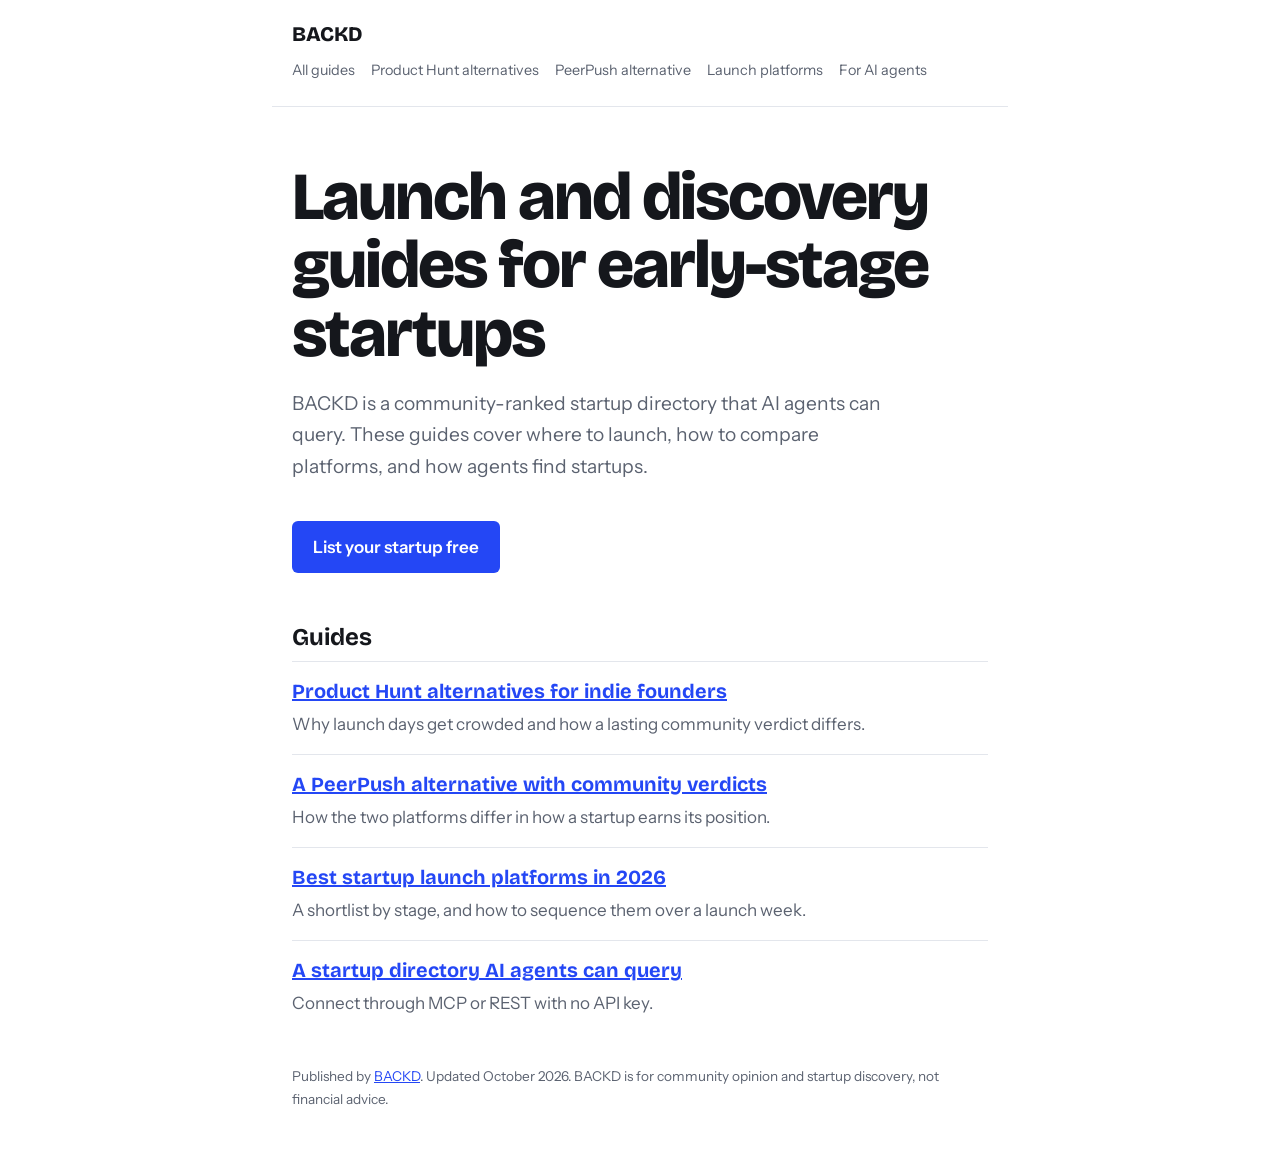
<file: index.html>
<!doctype html><html lang="en"><head><meta charset="utf-8"><meta name="viewport" content="width=device-width,initial-scale=1">
<title>Startup launch and discovery guides | BACKD</title><meta name="description" content="Guides to launching and getting discovered as an early-stage startup: Product Hunt alternatives, launch platforms, and an agent-readable startup directory."><link rel="canonical" href="https://blog.backd.io/index.html"><link rel="alternate" type="text/markdown" href="index.html.md">
<meta property="og:title" content="Startup launch and discovery guides | BACKD"><meta property="og:description" content="Guides to launching and getting discovered as an early-stage startup: Product Hunt alternatives, launch platforms, and an agent-readable startup directory."><meta property="og:type" content="website"><meta property="og:url" content="https://blog.backd.io/index.html">
<link rel="apple-touch-icon" sizes="180x180" href="/apple-touch-icon.png">
<link rel="icon" type="image/png" sizes="32x32" href="/favicon-32x32.png">
<link rel="icon" type="image/png" sizes="16x16" href="/favicon-16x16.png">
<link rel="manifest" href="/site.webmanifest">
<meta property="og:site_name" content="BACKD"><meta property="og:image" content="https://blog.backd.io/og-image.png"><meta property="og:image:width" content="1200"><meta property="og:image:height" content="630">
<meta name="twitter:card" content="summary_large_image"><meta name="twitter:title" content="Startup launch and discovery guides | BACKD"><meta name="twitter:description" content="Guides to launching and getting discovered as an early-stage startup: Product Hunt alternatives, launch platforms, and an agent-readable startup directory."><meta name="twitter:image" content="https://blog.backd.io/og-image.png">
<link rel="preconnect" href="https://fonts.googleapis.com"><link rel="preconnect" href="https://fonts.gstatic.com" crossorigin><link href="https://fonts.googleapis.com/css2?family=Bricolage+Grotesque:wght@700;800&family=Instrument+Sans:wght@400;600&display=swap" rel="stylesheet"><link rel="stylesheet" href="style.css">
<script type="application/ld+json">{"@context": "https://schema.org", "@type": "CollectionPage", "name": "Startup launch and discovery guides | BACKD", "description": "Guides to launching and getting discovered as an early-stage startup: Product Hunt alternatives, launch platforms, and an agent-readable startup directory.", "url": "https://blog.backd.io/index.html", "author": {"@type": "Organization", "name": "BACKD"}, "publisher": {"@type": "Organization", "name": "BACKD", "url": "https://backd.io"}, "mainEntity": {"@type": "ItemList", "itemListElement": [{"@type": "ListItem", "position": 1, "url": "https://blog.backd.io/product-hunt-alternatives.html", "name": "Product Hunt alternatives for indie founders"}, {"@type": "ListItem", "position": 2, "url": "https://blog.backd.io/peerpush-alternative.html", "name": "A PeerPush alternative with community verdicts"}, {"@type": "ListItem", "position": 3, "url": "https://blog.backd.io/best-startup-launch-platforms.html", "name": "Best startup launch platforms in 2026"}, {"@type": "ListItem", "position": 4, "url": "https://blog.backd.io/startup-directory-for-ai-agents.html", "name": "A startup directory AI agents can query"}]}}</script></head><body>
<header><a class="logo" href="https://backd.io">BACKD</a><nav><a href="index.html">All guides</a><a href="product-hunt-alternatives.html">Product Hunt alternatives</a><a href="peerpush-alternative.html">PeerPush alternative</a><a href="best-startup-launch-platforms.html">Launch platforms</a><a href="startup-directory-for-ai-agents.html">For AI agents</a></nav></header>
<main><h1>Launch and discovery guides for early-stage startups</h1>
<p class="lede">BACKD is a community-ranked startup directory that AI agents can query. These guides cover where to launch, how to compare platforms, and how agents find startups.</p>
<a class="cta" href="https://backd.io/auth/login">List your startup free</a>
<h2>Guides</h2><ul class="guides"><li><a href="product-hunt-alternatives.html">Product Hunt alternatives for indie founders</a><p>Why launch days get crowded and how a lasting community verdict differs.</p></li><li><a href="peerpush-alternative.html">A PeerPush alternative with community verdicts</a><p>How the two platforms differ in how a startup earns its position.</p></li><li><a href="best-startup-launch-platforms.html">Best startup launch platforms in 2026</a><p>A shortlist by stage, and how to sequence them over a launch week.</p></li><li><a href="startup-directory-for-ai-agents.html">A startup directory AI agents can query</a><p>Connect through MCP or REST with no API key.</p></li></ul></main>
<footer>Published by <a href="https://backd.io">BACKD</a>. Updated October 2026. BACKD is for community opinion and startup discovery, not financial advice.</footer></body></html>
</file>
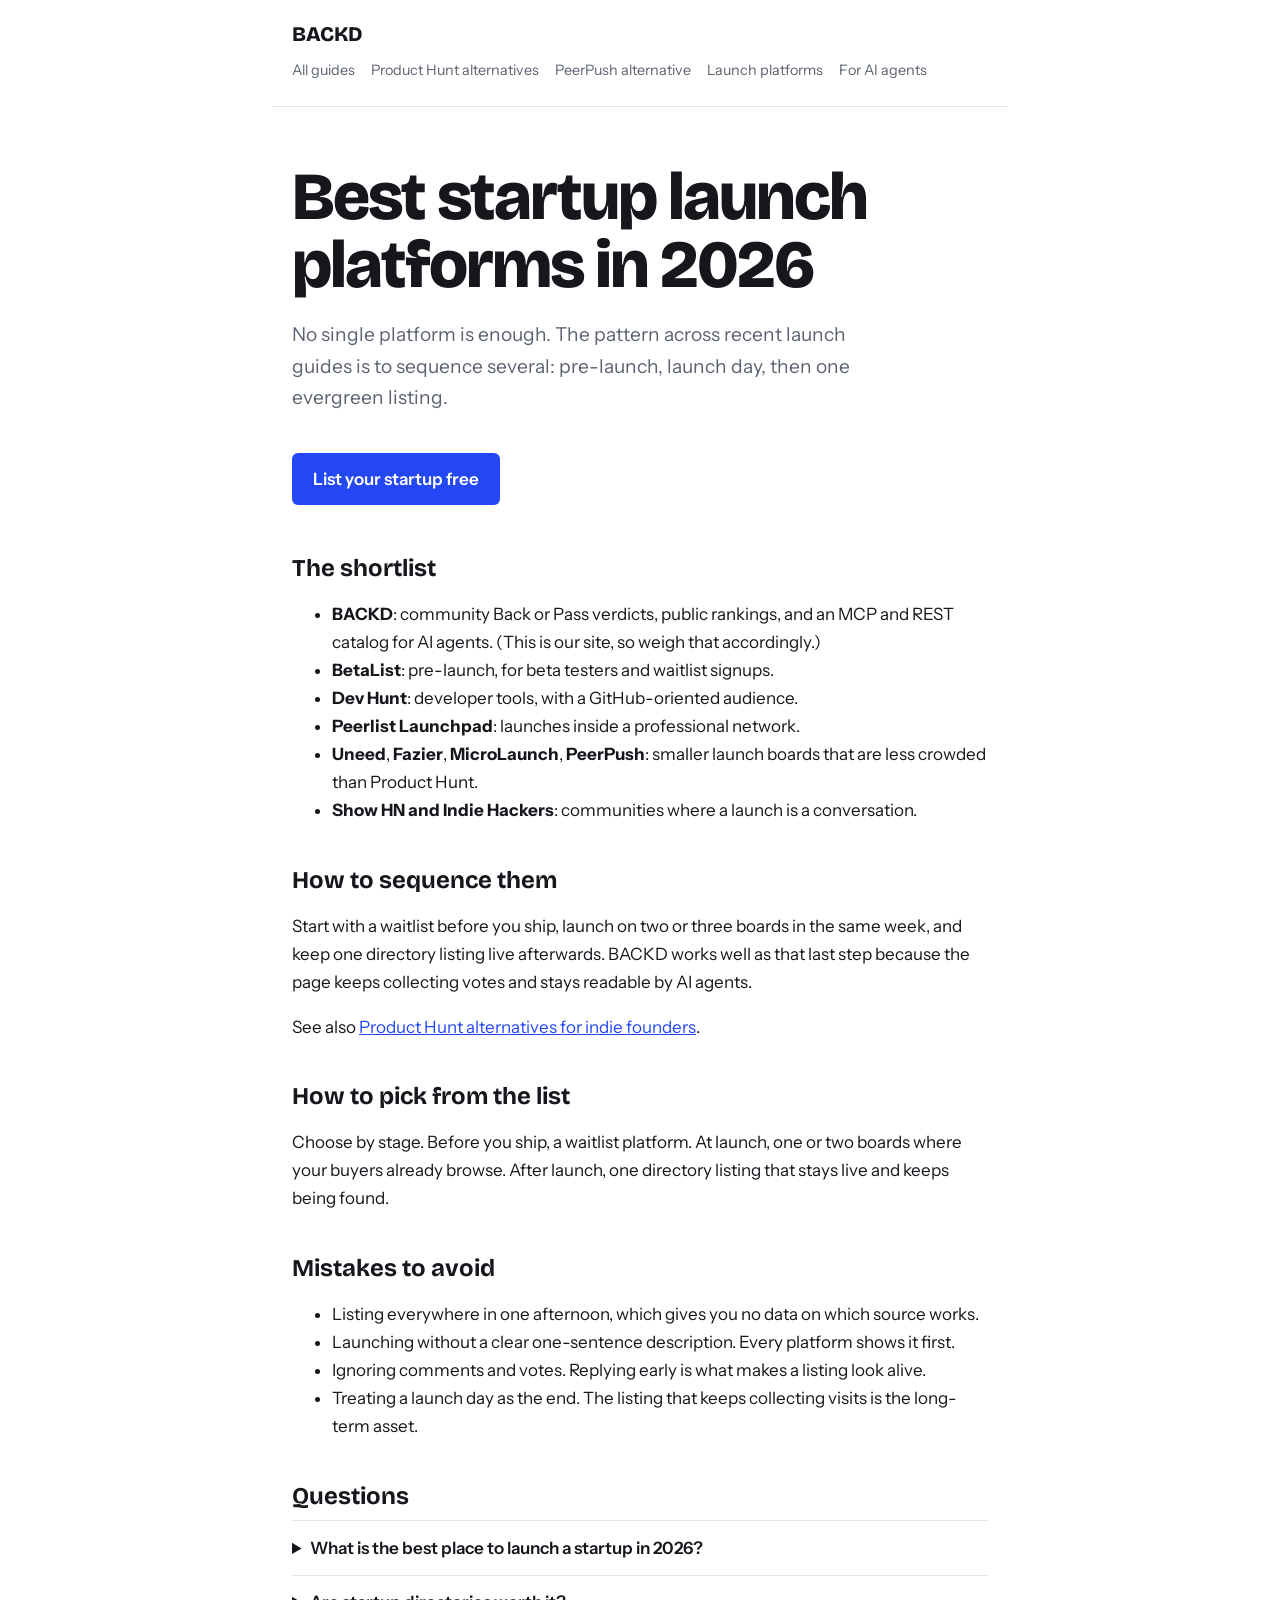
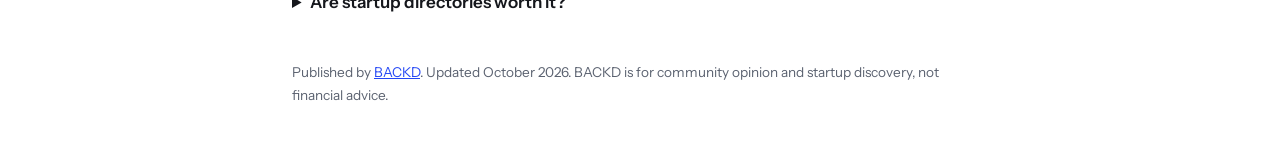
<file: best-startup-launch-platforms.html>
<!doctype html><html lang="en"><head><meta charset="utf-8"><meta name="viewport" content="width=device-width,initial-scale=1">
<title>Best startup launch platforms in 2026 | BACKD</title><meta name="description" content="A practical list of startup launch platforms and directories in 2026, what each is best for, and how to sequence them for a launch week."><link rel="canonical" href="https://blog.backd.io/best-startup-launch-platforms.html"><link rel="alternate" type="text/markdown" href="best-startup-launch-platforms.html.md">
<meta property="og:title" content="Best startup launch platforms in 2026 | BACKD"><meta property="og:description" content="A practical list of startup launch platforms and directories in 2026, what each is best for, and how to sequence them for a launch week."><meta property="og:type" content="article"><meta property="og:url" content="https://blog.backd.io/best-startup-launch-platforms.html">
<link rel="apple-touch-icon" sizes="180x180" href="/apple-touch-icon.png">
<link rel="icon" type="image/png" sizes="32x32" href="/favicon-32x32.png">
<link rel="icon" type="image/png" sizes="16x16" href="/favicon-16x16.png">
<link rel="manifest" href="/site.webmanifest">
<meta property="og:site_name" content="BACKD"><meta property="og:image" content="https://blog.backd.io/og-image.png"><meta property="og:image:width" content="1200"><meta property="og:image:height" content="630">
<meta name="twitter:card" content="summary_large_image"><meta name="twitter:title" content="Best startup launch platforms in 2026 | BACKD"><meta name="twitter:description" content="A practical list of startup launch platforms and directories in 2026, what each is best for, and how to sequence them for a launch week."><meta name="twitter:image" content="https://blog.backd.io/og-image.png">
<link rel="preconnect" href="https://fonts.googleapis.com"><link rel="preconnect" href="https://fonts.gstatic.com" crossorigin><link href="https://fonts.googleapis.com/css2?family=Bricolage+Grotesque:wght@700;800&family=Instrument+Sans:wght@400;600&display=swap" rel="stylesheet"><link rel="stylesheet" href="style.css">
<script type="application/ld+json">[{"@context": "https://schema.org", "@type": "Article", "headline": "Best startup launch platforms in 2026", "description": "A practical list of startup launch platforms and directories in 2026, what each is best for, and how to sequence them for a launch week.", "dateModified": "2026-10-20", "author": {"@type": "Organization", "name": "BACKD"}, "publisher": {"@type": "Organization", "name": "BACKD", "url": "https://backd.io"}, "mainEntityOfPage": "https://blog.backd.io/best-startup-launch-platforms.html"}, {"@context": "https://schema.org", "@type": "FAQPage", "mainEntity": [{"@type": "Question", "name": "What is the best place to launch a startup in 2026?", "acceptedAnswer": {"@type": "Answer", "text": "It depends on stage and audience. Use a pre-launch list, one or two launch boards, a community post, and a long-lived directory listing."}}, {"@type": "Question", "name": "Are startup directories worth it?", "acceptedAnswer": {"@type": "Answer", "text": "They help most when you are early and have no audience, and when a listing stays live and discoverable after launch day."}}]}]</script></head><body>
<header><a class="logo" href="https://backd.io">BACKD</a><nav><a href="index.html">All guides</a><a href="product-hunt-alternatives.html">Product Hunt alternatives</a><a href="peerpush-alternative.html">PeerPush alternative</a><a href="best-startup-launch-platforms.html">Launch platforms</a><a href="startup-directory-for-ai-agents.html">For AI agents</a></nav></header>
<main><h1>Best startup launch platforms in 2026</h1><p class="lede">No single platform is enough. The pattern across recent launch guides is to sequence several: pre-launch, launch day, then one evergreen listing.</p><a class="cta" href="https://backd.io/auth/login">List your startup free</a>
<h2>The shortlist</h2>
<ul>
<li><b>BACKD</b>: community Back or Pass verdicts, public rankings, and an MCP and REST catalog for AI agents. (This is our site, so weigh that accordingly.)</li>
<li><b>BetaList</b>: pre-launch, for beta testers and waitlist signups.</li>
<li><b>Dev Hunt</b>: developer tools, with a GitHub-oriented audience.</li>
<li><b>Peerlist Launchpad</b>: launches inside a professional network.</li>
<li><b>Uneed</b>, <b>Fazier</b>, <b>MicroLaunch</b>, <b>PeerPush</b>: smaller launch boards that are less crowded than Product Hunt.</li>
<li><b>Show HN and Indie Hackers</b>: communities where a launch is a conversation.</li>
</ul>
<h2>How to sequence them</h2>
<p>Start with a waitlist before you ship, launch on two or three boards in the same week, and keep one directory listing live afterwards. BACKD works well as that last step because the page keeps collecting votes and stays readable by AI agents.</p>
<p>See also <a href="product-hunt-alternatives.html">Product Hunt alternatives for indie founders</a>.</p><h2>How to pick from the list</h2>
<p>Choose by stage. Before you ship, a waitlist platform. At launch, one or two boards where your buyers already browse. After launch, one directory listing that stays live and keeps being found.</p>
<h2>Mistakes to avoid</h2>
<ul><li>Listing everywhere in one afternoon, which gives you no data on which source works.</li><li>Launching without a clear one-sentence description. Every platform shows it first.</li><li>Ignoring comments and votes. Replying early is what makes a listing look alive.</li><li>Treating a launch day as the end. The listing that keeps collecting visits is the long-term asset.</li></ul>
<h2>Questions</h2><details><summary>What is the best place to launch a startup in 2026?</summary><p>It depends on stage and audience. Use a pre-launch list, one or two launch boards, a community post, and a long-lived directory listing.</p></details><details><summary>Are startup directories worth it?</summary><p>They help most when you are early and have no audience, and when a listing stays live and discoverable after launch day.</p></details></main>
<footer>Published by <a href="https://backd.io">BACKD</a>. Updated October 2026. BACKD is for community opinion and startup discovery, not financial advice.</footer></body></html>
</file>
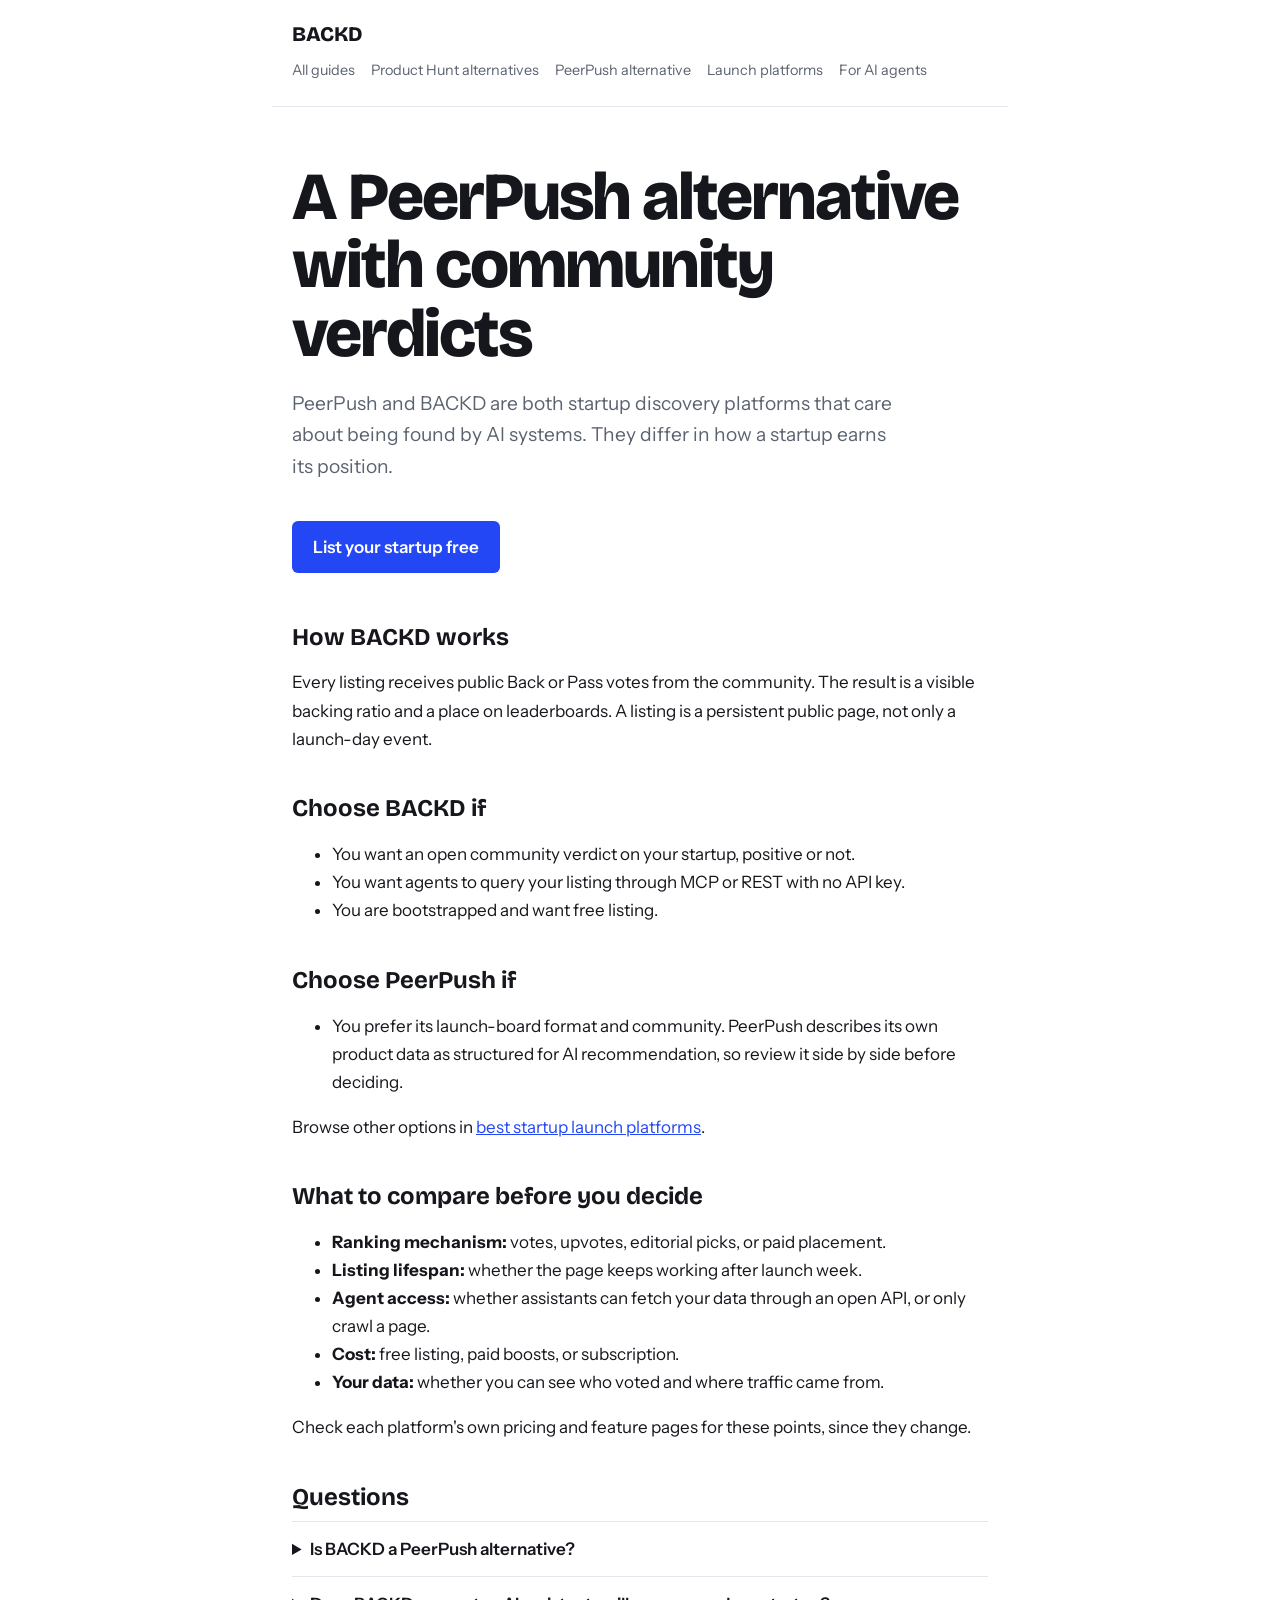
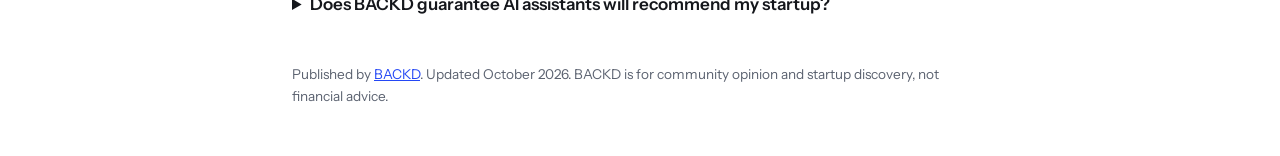
<file: peerpush-alternative.html>
<!doctype html><html lang="en"><head><meta charset="utf-8"><meta name="viewport" content="width=device-width,initial-scale=1">
<title>PeerPush Alternative: Community-Ranked | BACKD</title><meta name="description" content="Comparing PeerPush and BACKD? See how a community-vote ranking and an open MCP/REST startup catalog differ, and when each one fits."><link rel="canonical" href="https://blog.backd.io/peerpush-alternative.html"><link rel="alternate" type="text/markdown" href="peerpush-alternative.html.md">
<meta property="og:title" content="PeerPush Alternative: Community-Ranked | BACKD"><meta property="og:description" content="Comparing PeerPush and BACKD? See how a community-vote ranking and an open MCP/REST startup catalog differ, and when each one fits."><meta property="og:type" content="article"><meta property="og:url" content="https://blog.backd.io/peerpush-alternative.html">
<link rel="apple-touch-icon" sizes="180x180" href="/apple-touch-icon.png">
<link rel="icon" type="image/png" sizes="32x32" href="/favicon-32x32.png">
<link rel="icon" type="image/png" sizes="16x16" href="/favicon-16x16.png">
<link rel="manifest" href="/site.webmanifest">
<meta property="og:site_name" content="BACKD"><meta property="og:image" content="https://blog.backd.io/og-image.png"><meta property="og:image:width" content="1200"><meta property="og:image:height" content="630">
<meta name="twitter:card" content="summary_large_image"><meta name="twitter:title" content="PeerPush Alternative: Community-Ranked | BACKD"><meta name="twitter:description" content="Comparing PeerPush and BACKD? See how a community-vote ranking and an open MCP/REST startup catalog differ, and when each one fits."><meta name="twitter:image" content="https://blog.backd.io/og-image.png">
<link rel="preconnect" href="https://fonts.googleapis.com"><link rel="preconnect" href="https://fonts.gstatic.com" crossorigin><link href="https://fonts.googleapis.com/css2?family=Bricolage+Grotesque:wght@700;800&family=Instrument+Sans:wght@400;600&display=swap" rel="stylesheet"><link rel="stylesheet" href="style.css">
<script type="application/ld+json">[{"@context": "https://schema.org", "@type": "Article", "headline": "A PeerPush alternative with community verdicts", "description": "Comparing PeerPush and BACKD? See how a community-vote ranking and an open MCP/REST startup catalog differ, and when each one fits.", "dateModified": "2026-10-20", "author": {"@type": "Organization", "name": "BACKD"}, "publisher": {"@type": "Organization", "name": "BACKD", "url": "https://backd.io"}, "mainEntityOfPage": "https://blog.backd.io/peerpush-alternative.html"}, {"@context": "https://schema.org", "@type": "FAQPage", "mainEntity": [{"@type": "Question", "name": "Is BACKD a PeerPush alternative?", "acceptedAnswer": {"@type": "Answer", "text": "They serve a similar purpose, startup discovery with AI visibility. BACKD's difference is the public Back or Pass community verdict and an open MCP server."}}, {"@type": "Question", "name": "Does BACKD guarantee AI assistants will recommend my startup?", "acceptedAnswer": {"@type": "Answer", "text": "No. BACKD makes your listing queryable and measures real reads from its own logs. It does not claim any model cited or recommended you."}}]}]</script></head><body>
<header><a class="logo" href="https://backd.io">BACKD</a><nav><a href="index.html">All guides</a><a href="product-hunt-alternatives.html">Product Hunt alternatives</a><a href="peerpush-alternative.html">PeerPush alternative</a><a href="best-startup-launch-platforms.html">Launch platforms</a><a href="startup-directory-for-ai-agents.html">For AI agents</a></nav></header>
<main><h1>A PeerPush alternative with community verdicts</h1><p class="lede">PeerPush and BACKD are both startup discovery platforms that care about being found by AI systems. They differ in how a startup earns its position.</p><a class="cta" href="https://backd.io/auth/login">List your startup free</a>
<h2>How BACKD works</h2>
<p>Every listing receives public Back or Pass votes from the community. The result is a visible backing ratio and a place on leaderboards. A listing is a persistent public page, not only a launch-day event.</p>
<h2>Choose BACKD if</h2>
<ul><li>You want an open community verdict on your startup, positive or not.</li>
<li>You want agents to query your listing through MCP or REST with no API key.</li>
<li>You are bootstrapped and want free listing.</li></ul>
<h2>Choose PeerPush if</h2>
<ul><li>You prefer its launch-board format and community. PeerPush describes its own product data as structured for AI recommendation, so review it side by side before deciding.</li></ul>
<!-- TODO before publishing: verify PeerPush pricing and features on peerpush.com and add a factual comparison table. -->
<p>Browse other options in <a href="best-startup-launch-platforms.html">best startup launch platforms</a>.</p><h2>What to compare before you decide</h2>
<ul><li><b>Ranking mechanism:</b> votes, upvotes, editorial picks, or paid placement.</li><li><b>Listing lifespan:</b> whether the page keeps working after launch week.</li><li><b>Agent access:</b> whether assistants can fetch your data through an open API, or only crawl a page.</li><li><b>Cost:</b> free listing, paid boosts, or subscription.</li><li><b>Your data:</b> whether you can see who voted and where traffic came from.</li></ul>
<p>Check each platform's own pricing and feature pages for these points, since they change.</p>
<h2>Questions</h2><details><summary>Is BACKD a PeerPush alternative?</summary><p>They serve a similar purpose, startup discovery with AI visibility. BACKD&#x27;s difference is the public Back or Pass community verdict and an open MCP server.</p></details><details><summary>Does BACKD guarantee AI assistants will recommend my startup?</summary><p>No. BACKD makes your listing queryable and measures real reads from its own logs. It does not claim any model cited or recommended you.</p></details></main>
<footer>Published by <a href="https://backd.io">BACKD</a>. Updated October 2026. BACKD is for community opinion and startup discovery, not financial advice.</footer></body></html>
</file>
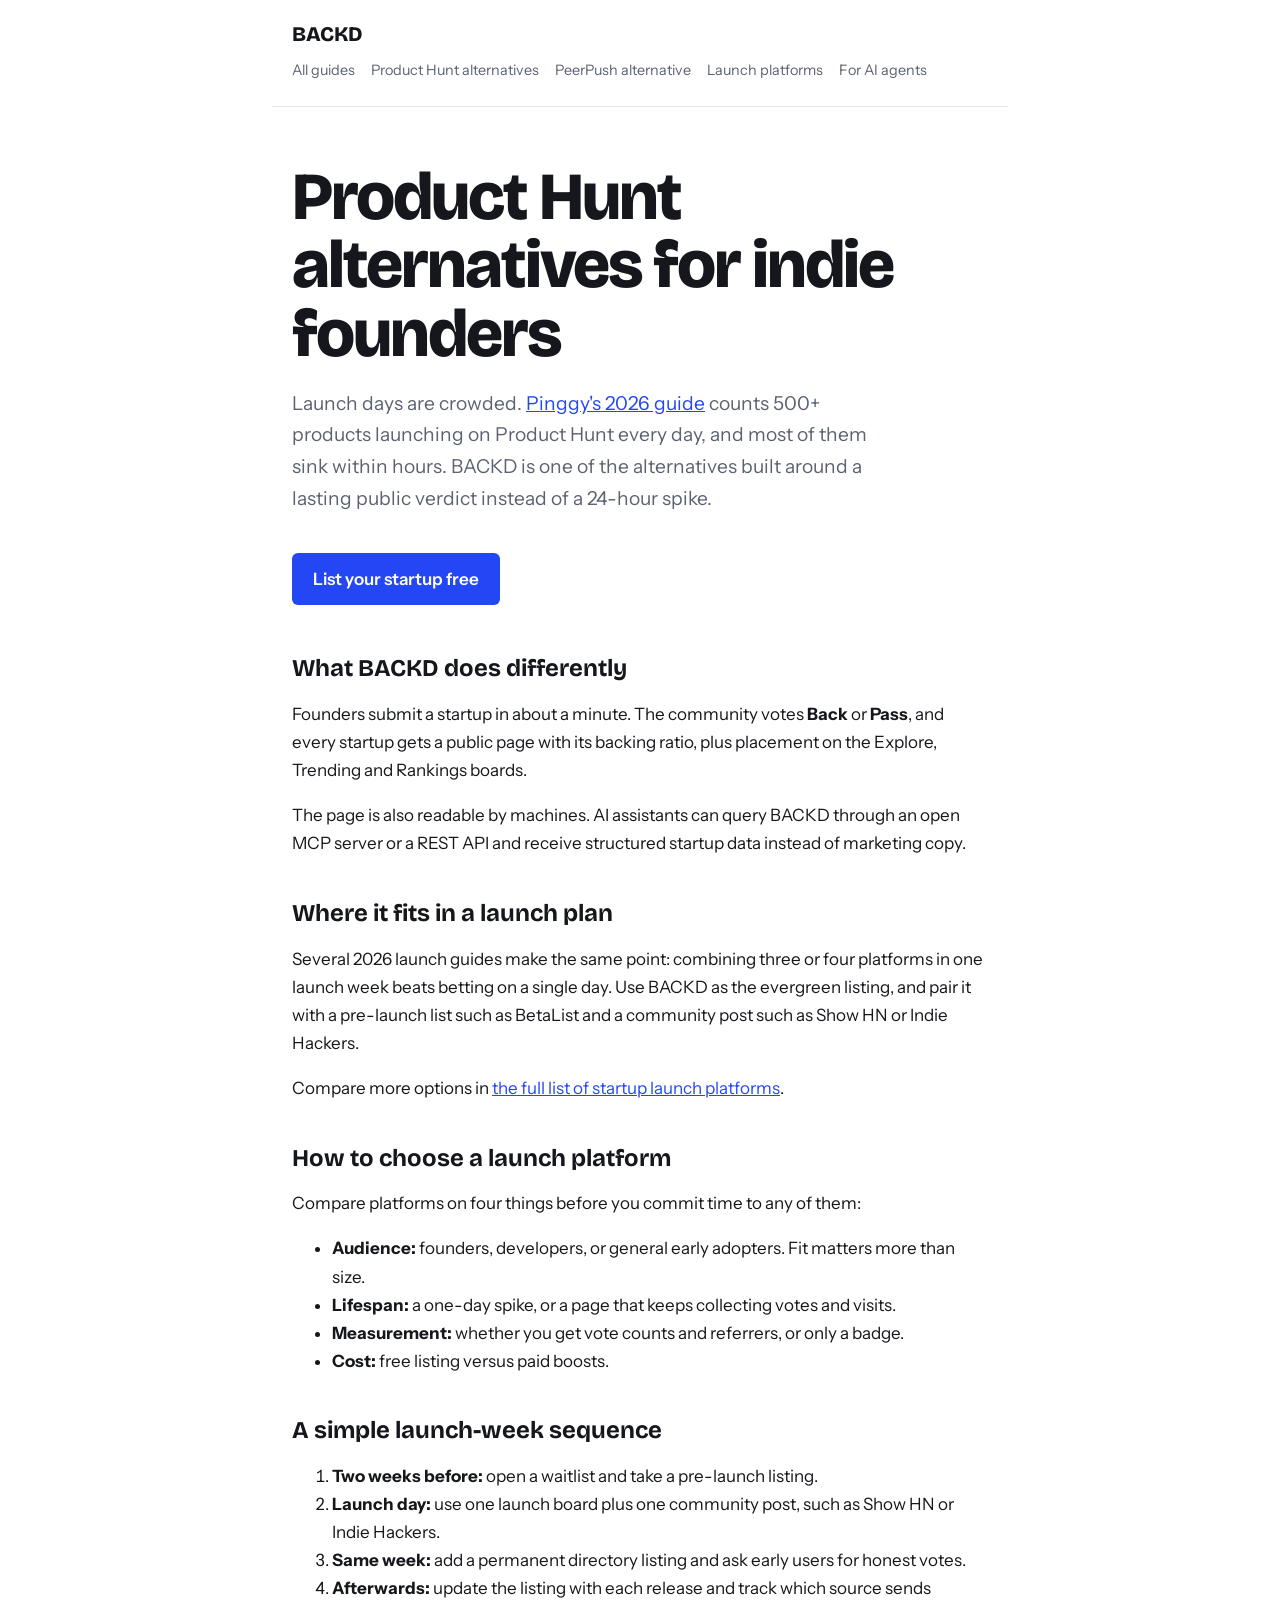
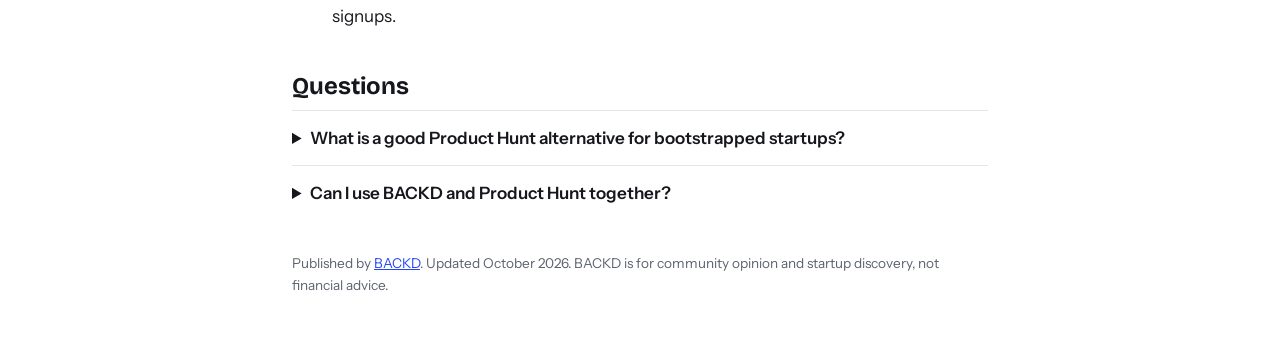
<file: product-hunt-alternatives.html>
<!doctype html><html lang="en"><head><meta charset="utf-8"><meta name="viewport" content="width=device-width,initial-scale=1">
<title>Product Hunt Alternatives for Indie Founders | BACKD</title><meta name="description" content="Looking for a Product Hunt alternative? BACKD lets the community Back or Pass your startup, ranks it publicly, and exposes it to AI agents via MCP and REST."><link rel="canonical" href="https://blog.backd.io/product-hunt-alternatives.html"><link rel="alternate" type="text/markdown" href="product-hunt-alternatives.html.md">
<meta property="og:title" content="Product Hunt Alternatives for Indie Founders | BACKD"><meta property="og:description" content="Looking for a Product Hunt alternative? BACKD lets the community Back or Pass your startup, ranks it publicly, and exposes it to AI agents via MCP and REST."><meta property="og:type" content="article"><meta property="og:url" content="https://blog.backd.io/product-hunt-alternatives.html">
<link rel="apple-touch-icon" sizes="180x180" href="/apple-touch-icon.png">
<link rel="icon" type="image/png" sizes="32x32" href="/favicon-32x32.png">
<link rel="icon" type="image/png" sizes="16x16" href="/favicon-16x16.png">
<link rel="manifest" href="/site.webmanifest">
<meta property="og:site_name" content="BACKD"><meta property="og:image" content="https://blog.backd.io/og-image.png"><meta property="og:image:width" content="1200"><meta property="og:image:height" content="630">
<meta name="twitter:card" content="summary_large_image"><meta name="twitter:title" content="Product Hunt Alternatives for Indie Founders | BACKD"><meta name="twitter:description" content="Looking for a Product Hunt alternative? BACKD lets the community Back or Pass your startup, ranks it publicly, and exposes it to AI agents via MCP and REST."><meta name="twitter:image" content="https://blog.backd.io/og-image.png">
<link rel="preconnect" href="https://fonts.googleapis.com"><link rel="preconnect" href="https://fonts.gstatic.com" crossorigin><link href="https://fonts.googleapis.com/css2?family=Bricolage+Grotesque:wght@700;800&family=Instrument+Sans:wght@400;600&display=swap" rel="stylesheet"><link rel="stylesheet" href="style.css">
<script type="application/ld+json">[{"@context": "https://schema.org", "@type": "Article", "headline": "Product Hunt alternatives for indie founders", "description": "Looking for a Product Hunt alternative? BACKD lets the community Back or Pass your startup, ranks it publicly, and exposes it to AI agents via MCP and REST.", "dateModified": "2026-10-20", "author": {"@type": "Organization", "name": "BACKD"}, "publisher": {"@type": "Organization", "name": "BACKD", "url": "https://backd.io"}, "mainEntityOfPage": "https://blog.backd.io/product-hunt-alternatives.html"}, {"@context": "https://schema.org", "@type": "FAQPage", "mainEntity": [{"@type": "Question", "name": "What is a good Product Hunt alternative for bootstrapped startups?", "acceptedAnswer": {"@type": "Answer", "text": "BACKD is built for early-stage and bootstrapped startups. Listing is free, and ranking depends on community Back or Pass votes, not on audience size."}}, {"@type": "Question", "name": "Can I use BACKD and Product Hunt together?", "acceptedAnswer": {"@type": "Answer", "text": "Yes. Many founders list on several platforms during launch week and keep one listing live for ongoing discovery."}}]}]</script></head><body>
<header><a class="logo" href="https://backd.io">BACKD</a><nav><a href="index.html">All guides</a><a href="product-hunt-alternatives.html">Product Hunt alternatives</a><a href="peerpush-alternative.html">PeerPush alternative</a><a href="best-startup-launch-platforms.html">Launch platforms</a><a href="startup-directory-for-ai-agents.html">For AI agents</a></nav></header>
<main><h1>Product Hunt alternatives for indie founders</h1><p class="lede">Launch days are crowded. <a href="https://pinggy.io/blog/best_producthunt_alternatives/">Pinggy's 2026 guide</a> counts 500+ products launching on Product Hunt every day, and most of them sink within hours. BACKD is one of the alternatives built around a lasting public verdict instead of a 24-hour spike.</p><a class="cta" href="https://backd.io/auth/login">List your startup free</a>
<h2>What BACKD does differently</h2>
<p>Founders submit a startup in about a minute. The community votes <b>Back</b> or <b>Pass</b>, and every startup gets a public page with its backing ratio, plus placement on the Explore, Trending and Rankings boards.</p>
<p>The page is also readable by machines. AI assistants can query BACKD through an open MCP server or a REST API and receive structured startup data instead of marketing copy.</p>
<h2>Where it fits in a launch plan</h2>
<p>Several 2026 launch guides make the same point: combining three or four platforms in one launch week beats betting on a single day. Use BACKD as the evergreen listing, and pair it with a pre-launch list such as BetaList and a community post such as Show HN or Indie Hackers.</p>
<p>Compare more options in <a href="best-startup-launch-platforms.html">the full list of startup launch platforms</a>.</p><h2>How to choose a launch platform</h2>
<p>Compare platforms on four things before you commit time to any of them:</p>
<ul><li><b>Audience:</b> founders, developers, or general early adopters. Fit matters more than size.</li><li><b>Lifespan:</b> a one-day spike, or a page that keeps collecting votes and visits.</li><li><b>Measurement:</b> whether you get vote counts and referrers, or only a badge.</li><li><b>Cost:</b> free listing versus paid boosts.</li></ul>
<h2>A simple launch-week sequence</h2>
<ol><li><b>Two weeks before:</b> open a waitlist and take a pre-launch listing.</li><li><b>Launch day:</b> use one launch board plus one community post, such as Show HN or Indie Hackers.</li><li><b>Same week:</b> add a permanent directory listing and ask early users for honest votes.</li><li><b>Afterwards:</b> update the listing with each release and track which source sends signups.</li></ol>
<h2>Questions</h2><details><summary>What is a good Product Hunt alternative for bootstrapped startups?</summary><p>BACKD is built for early-stage and bootstrapped startups. Listing is free, and ranking depends on community Back or Pass votes, not on audience size.</p></details><details><summary>Can I use BACKD and Product Hunt together?</summary><p>Yes. Many founders list on several platforms during launch week and keep one listing live for ongoing discovery.</p></details></main>
<footer>Published by <a href="https://backd.io">BACKD</a>. Updated October 2026. BACKD is for community opinion and startup discovery, not financial advice.</footer></body></html>
</file>
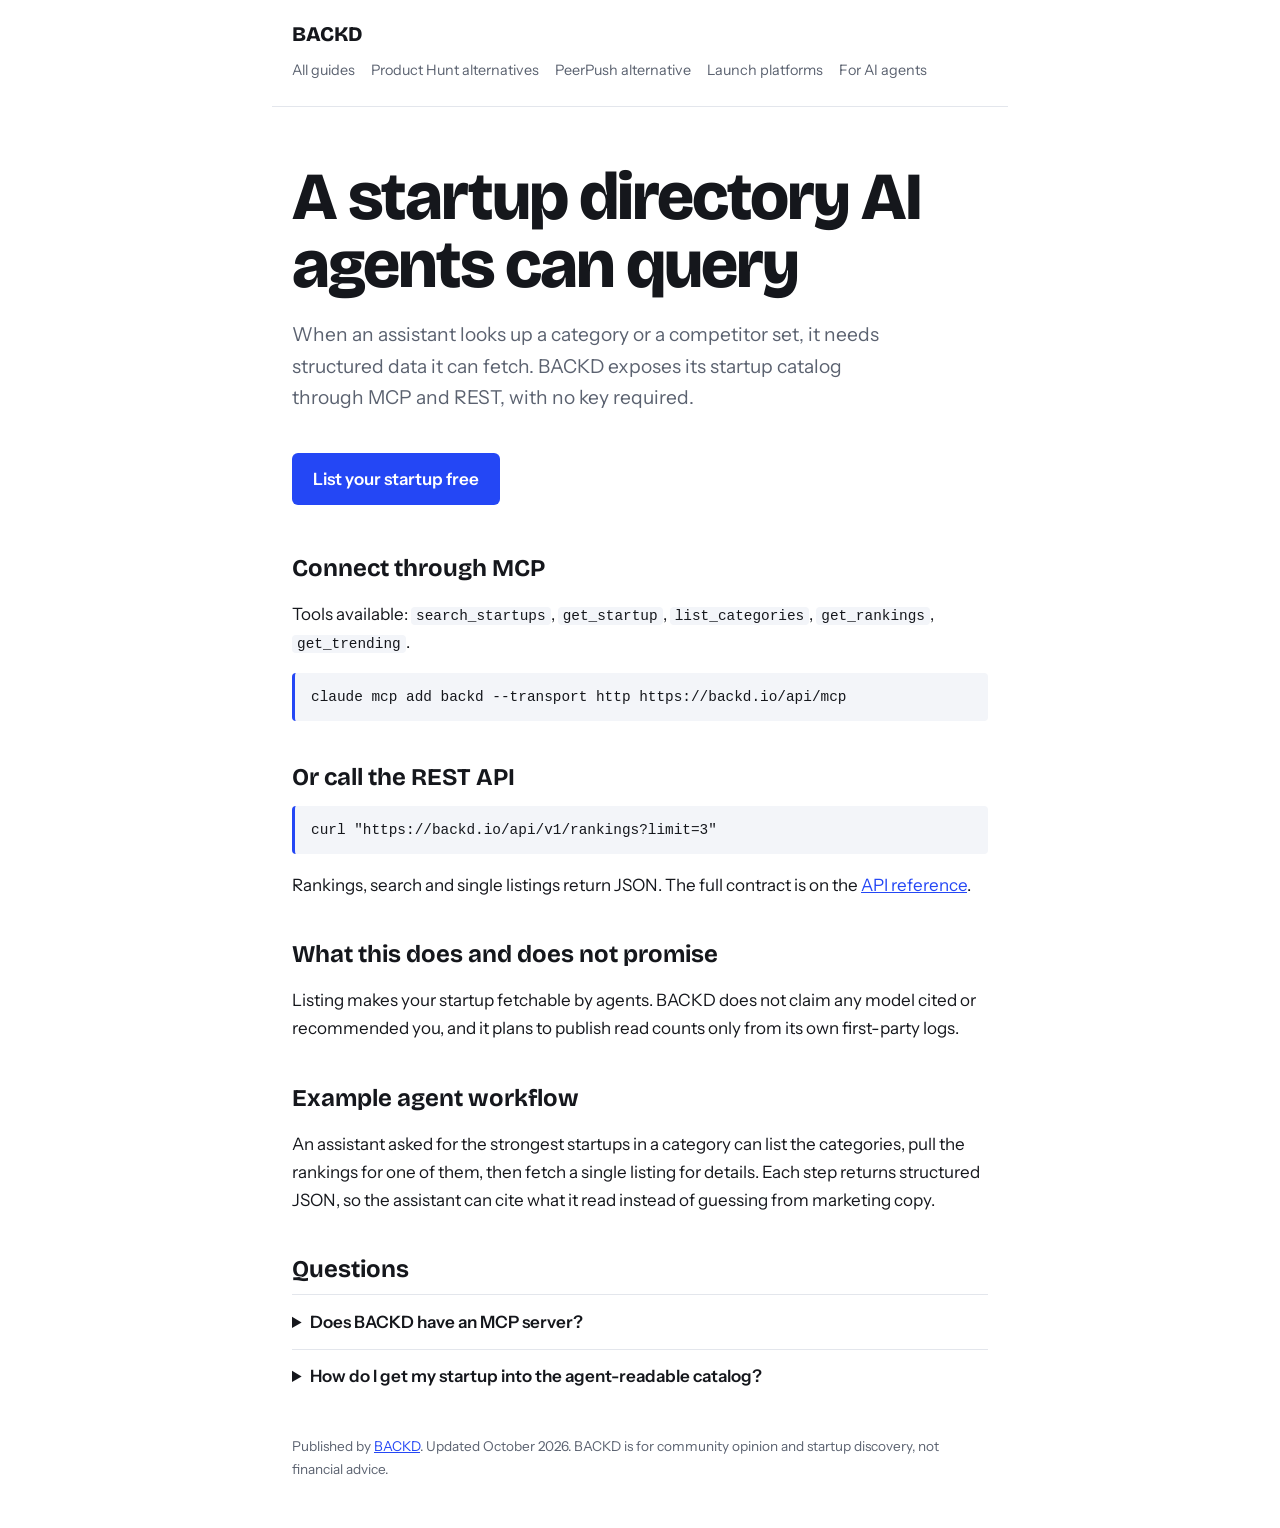
<file: startup-directory-for-ai-agents.html>
<!doctype html><html lang="en"><head><meta charset="utf-8"><meta name="viewport" content="width=device-width,initial-scale=1">
<title>Startup Directory for AI Agents (MCP and REST) | BACKD</title><meta name="description" content="BACKD is a startup directory AI agents can query through MCP and REST, with no API key. Tools include search_startups, get_startup and get_rankings."><link rel="canonical" href="https://blog.backd.io/startup-directory-for-ai-agents.html"><link rel="alternate" type="text/markdown" href="startup-directory-for-ai-agents.html.md">
<meta property="og:title" content="Startup Directory for AI Agents (MCP and REST) | BACKD"><meta property="og:description" content="BACKD is a startup directory AI agents can query through MCP and REST, with no API key. Tools include search_startups, get_startup and get_rankings."><meta property="og:type" content="article"><meta property="og:url" content="https://blog.backd.io/startup-directory-for-ai-agents.html">
<link rel="apple-touch-icon" sizes="180x180" href="/apple-touch-icon.png">
<link rel="icon" type="image/png" sizes="32x32" href="/favicon-32x32.png">
<link rel="icon" type="image/png" sizes="16x16" href="/favicon-16x16.png">
<link rel="manifest" href="/site.webmanifest">
<meta property="og:site_name" content="BACKD"><meta property="og:image" content="https://blog.backd.io/og-image.png"><meta property="og:image:width" content="1200"><meta property="og:image:height" content="630">
<meta name="twitter:card" content="summary_large_image"><meta name="twitter:title" content="Startup Directory for AI Agents (MCP and REST) | BACKD"><meta name="twitter:description" content="BACKD is a startup directory AI agents can query through MCP and REST, with no API key. Tools include search_startups, get_startup and get_rankings."><meta name="twitter:image" content="https://blog.backd.io/og-image.png">
<link rel="preconnect" href="https://fonts.googleapis.com"><link rel="preconnect" href="https://fonts.gstatic.com" crossorigin><link href="https://fonts.googleapis.com/css2?family=Bricolage+Grotesque:wght@700;800&family=Instrument+Sans:wght@400;600&display=swap" rel="stylesheet"><link rel="stylesheet" href="style.css">
<script type="application/ld+json">[{"@context": "https://schema.org", "@type": "Article", "headline": "A startup directory AI agents can query", "description": "BACKD is a startup directory AI agents can query through MCP and REST, with no API key. Tools include search_startups, get_startup and get_rankings.", "dateModified": "2026-10-20", "author": {"@type": "Organization", "name": "BACKD"}, "publisher": {"@type": "Organization", "name": "BACKD", "url": "https://backd.io"}, "mainEntityOfPage": "https://blog.backd.io/startup-directory-for-ai-agents.html"}, {"@context": "https://schema.org", "@type": "FAQPage", "mainEntity": [{"@type": "Question", "name": "Does BACKD have an MCP server?", "acceptedAnswer": {"@type": "Answer", "text": "Yes. It is public, needs no API key, and offers search_startups, get_startup, list_categories, get_rankings and get_trending."}}, {"@type": "Question", "name": "How do I get my startup into the agent-readable catalog?", "acceptedAnswer": {"@type": "Answer", "text": "Submit it on BACKD. Once published, it is available through the MCP server and REST API."}}]}]</script></head><body>
<header><a class="logo" href="https://backd.io">BACKD</a><nav><a href="index.html">All guides</a><a href="product-hunt-alternatives.html">Product Hunt alternatives</a><a href="peerpush-alternative.html">PeerPush alternative</a><a href="best-startup-launch-platforms.html">Launch platforms</a><a href="startup-directory-for-ai-agents.html">For AI agents</a></nav></header>
<main><h1>A startup directory AI agents can query</h1><p class="lede">When an assistant looks up a category or a competitor set, it needs structured data it can fetch. BACKD exposes its startup catalog through MCP and REST, with no key required.</p><a class="cta" href="https://backd.io/auth/login">List your startup free</a>
<h2>Connect through MCP</h2>
<p>Tools available: <code>search_startups</code>, <code>get_startup</code>, <code>list_categories</code>, <code>get_rankings</code>, <code>get_trending</code>.</p>
<pre><code>claude mcp add backd --transport http https://backd.io/api/mcp</code></pre>
<h2>Or call the REST API</h2>
<pre><code>curl "https://backd.io/api/v1/rankings?limit=3"</code></pre>
<p>Rankings, search and single listings return JSON. The full contract is on the <a href="https://backd.io/api-reference">API reference</a>.</p>
<h2>What this does and does not promise</h2>
<p>Listing makes your startup fetchable by agents. BACKD does not claim any model cited or recommended you, and it plans to publish read counts only from its own first-party logs.</p><h2>Example agent workflow</h2>
<p>An assistant asked for the strongest startups in a category can list the categories, pull the rankings for one of them, then fetch a single listing for details. Each step returns structured JSON, so the assistant can cite what it read instead of guessing from marketing copy.</p>
<h2>Questions</h2><details><summary>Does BACKD have an MCP server?</summary><p>Yes. It is public, needs no API key, and offers search_startups, get_startup, list_categories, get_rankings and get_trending.</p></details><details><summary>How do I get my startup into the agent-readable catalog?</summary><p>Submit it on BACKD. Once published, it is available through the MCP server and REST API.</p></details></main>
<footer>Published by <a href="https://backd.io">BACKD</a>. Updated October 2026. BACKD is for community opinion and startup discovery, not financial advice.</footer></body></html>
</file>
<file: style.css>
:root{--bg:#fff;--ink:#15171c;--mute:#5b6270;--line:#e3e6ec;--panel:#f3f5f9;--acc:#2447f5}
@media(prefers-color-scheme:dark){:root{--bg:#0f1218;--ink:#eceff5;--mute:#9aa3b2;--line:#252b36;--panel:#171c26;--acc:#7f9bff}}
*{box-sizing:border-box}html{scroll-padding-top:4rem}
body{margin:0;background:var(--bg);color:var(--ink);font:17px/1.65 'Instrument Sans',system-ui,sans-serif}
a{color:var(--acc)}a:focus-visible,summary:focus-visible{outline:3px solid var(--acc);outline-offset:3px}
header,main,footer{max-width:46rem;margin:0 auto;padding:0 1.25rem}
header{display:flex;flex-wrap:wrap;gap:.5rem 1.4rem;align-items:baseline;padding-top:1.4rem;padding-bottom:1.4rem;border-bottom:1px solid var(--line)}
.logo{font:800 1.3rem 'Bricolage Grotesque',system-ui,sans-serif;text-decoration:none;color:var(--ink);margin-right:auto}
nav a{color:var(--mute);text-decoration:none;font-size:.9rem;margin-right:1rem}nav a:hover{color:var(--ink)}
h1{font:800 clamp(2.4rem,7vw,4.2rem)/1.02 'Bricolage Grotesque',system-ui,sans-serif;letter-spacing:-.03em;margin:3.5rem 0 1.2rem}
h2{font:700 1.5rem/1.2 'Bricolage Grotesque',system-ui,sans-serif;margin:2.6rem 0 .6rem}
.lede{font-size:1.2rem;color:var(--mute);max-width:38rem}
.cta{display:inline-block;margin:1.2rem 0 .5rem;padding:.75rem 1.3rem;background:var(--acc);color:#fff;border-radius:6px;text-decoration:none;font-weight:600}
@media(prefers-color-scheme:dark){.cta{color:#0f1218}}
code,pre{font:.9rem ui-monospace,Menlo,monospace}code{background:var(--panel);padding:.1em .35em;border-radius:4px}
pre{background:var(--panel);padding:1rem;overflow-x:auto;border-left:3px solid var(--acc);border-radius:4px}pre code{padding:0;background:none}
details{border-top:1px solid var(--line);padding:.8rem 0}summary{cursor:pointer;font-weight:600}
footer{padding-top:2rem;padding-bottom:3rem;color:var(--mute);font-size:.85rem}
.guides{list-style:none;padding:0;margin:0}.guides li{border-top:1px solid var(--line);padding:1rem 0}.guides a{font:700 1.25rem 'Bricolage Grotesque',system-ui,sans-serif}.guides p{margin:.25rem 0 0;color:var(--mute)}
</file>
